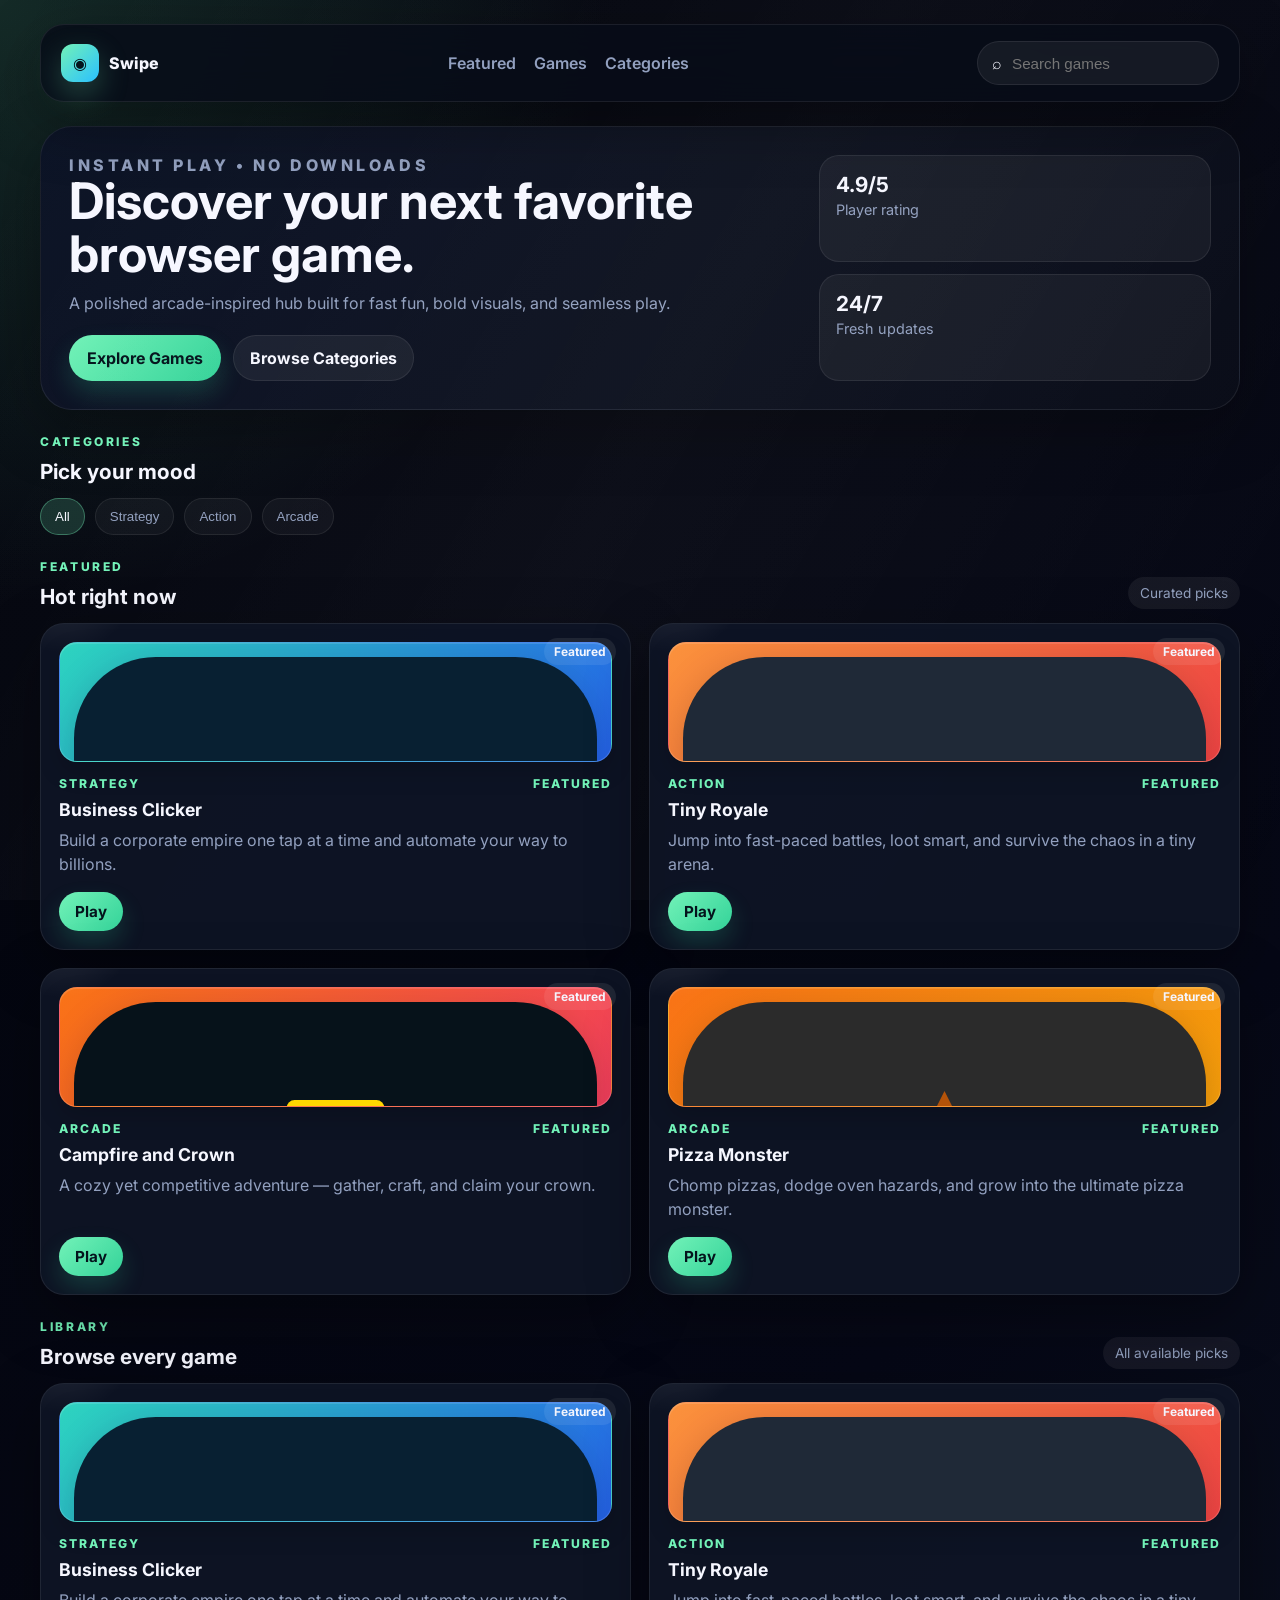
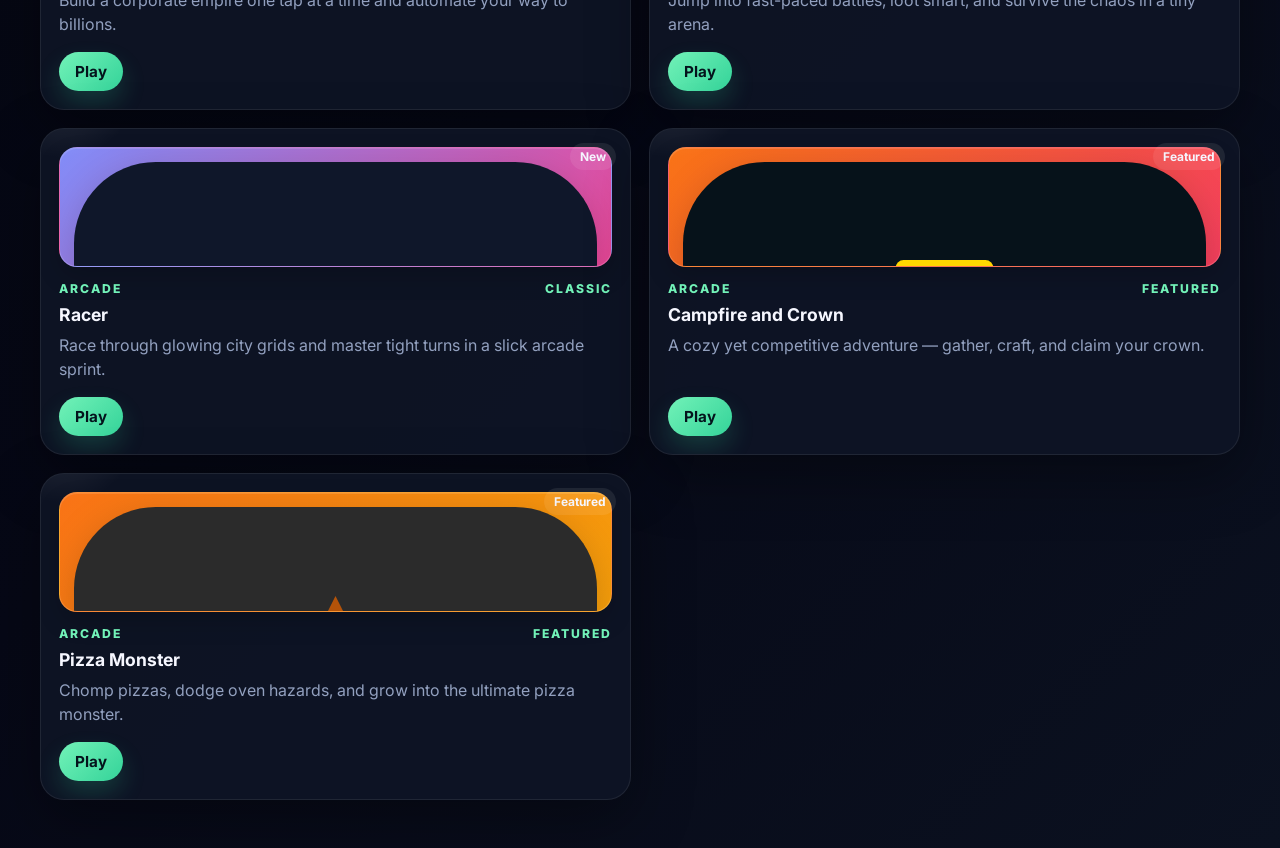
<file: index.html>
<!-- lets try again -->
<!DOCTYPE html>
<html lang="en">
  <head>
    <meta charset="UTF-8" />
    <meta name="viewport" content="width=device-width, initial-scale=1.0" />
    <title>Swipe | Browser Game Hub</title>
    <link rel="preconnect" href="https://fonts.googleapis.com" />
    <link rel="preconnect" href="https://fonts.gstatic.com" crossorigin />
    <link
      href="https://fonts.googleapis.com/css2?family=Inter:wght@400;500;600;700;800&display=swap"
      rel="stylesheet"
    />
    <link rel="stylesheet" href="style.css" />
  </head>
  <body>
    <div id="loading-screen" class="loading-screen" aria-hidden="true">
      <div class="spinner"></div>
    </div>

    <div class="site-shell">
      <header class="topbar">
        <a class="brand" href="index.html">
          <span class="brand-mark">◉</span>
          <span>Swipe</span>
        </a>

        <nav class="nav-links" aria-label="Primary Navigation">
          <a href="#featured">Featured</a>
          <a href="#games">Games</a>
          <a href="#categories">Categories</a>
        </nav>

        <div class="nav-actions">
          <label class="searchbar" for="search-input">
            <span>⌕</span>
            <input id="search-input" type="search" placeholder="Search games" />
          </label>
        </div>
      </header>

      <main class="main-content">
        <section class="hero">
          <div class="hero-copy">
            <p class="eyebrow">Instant play • No downloads</p>
            <h1>Discover your next favorite browser game.</h1>
            <p>
              A polished arcade-inspired hub built for fast fun, bold visuals, and seamless play.
            </p>
            <div class="hero-actions">
              <a class="primary-btn" href="#featured">Explore Games</a>
              <a class="secondary-btn" href="#categories">Browse Categories</a>
            </div>
          </div>

          <div class="hero-panel">
            <div class="stat-card">
              <strong>4.9/5</strong>
              <span>Player rating</span>
            </div>
            <div class="stat-card">
              <strong>24/7</strong>
              <span>Fresh updates</span>
            </div>
          </div>
        </section>

        <section id="categories" class="section-block">
          <div class="section-heading">
            <div>
              <p class="eyebrow">Categories</p>
              <h2>Pick your mood</h2>
            </div>
          </div>
          <div id="category-filters" class="category-filters"></div>
        </section>

        <section id="featured" class="section-block">
          <div class="section-heading">
            <div>
              <p class="eyebrow">Featured</p>
              <h2>Hot right now</h2>
            </div>
            <span class="section-tag">Curated picks</span>
          </div>
          <div id="featured-games" class="card-grid"></div>
        </section>

        <section id="games" class="section-block">
          <div class="section-heading">
            <div>
              <p class="eyebrow">Library</p>
              <h2>Browse every game</h2>
            </div>
            <span class="section-tag">All available picks</span>
          </div>
          <div id="all-games" class="card-grid"></div>
        </section>
      </main>
    </div>

    <script src="script.js"></script>
  </body>
</html>
</file>
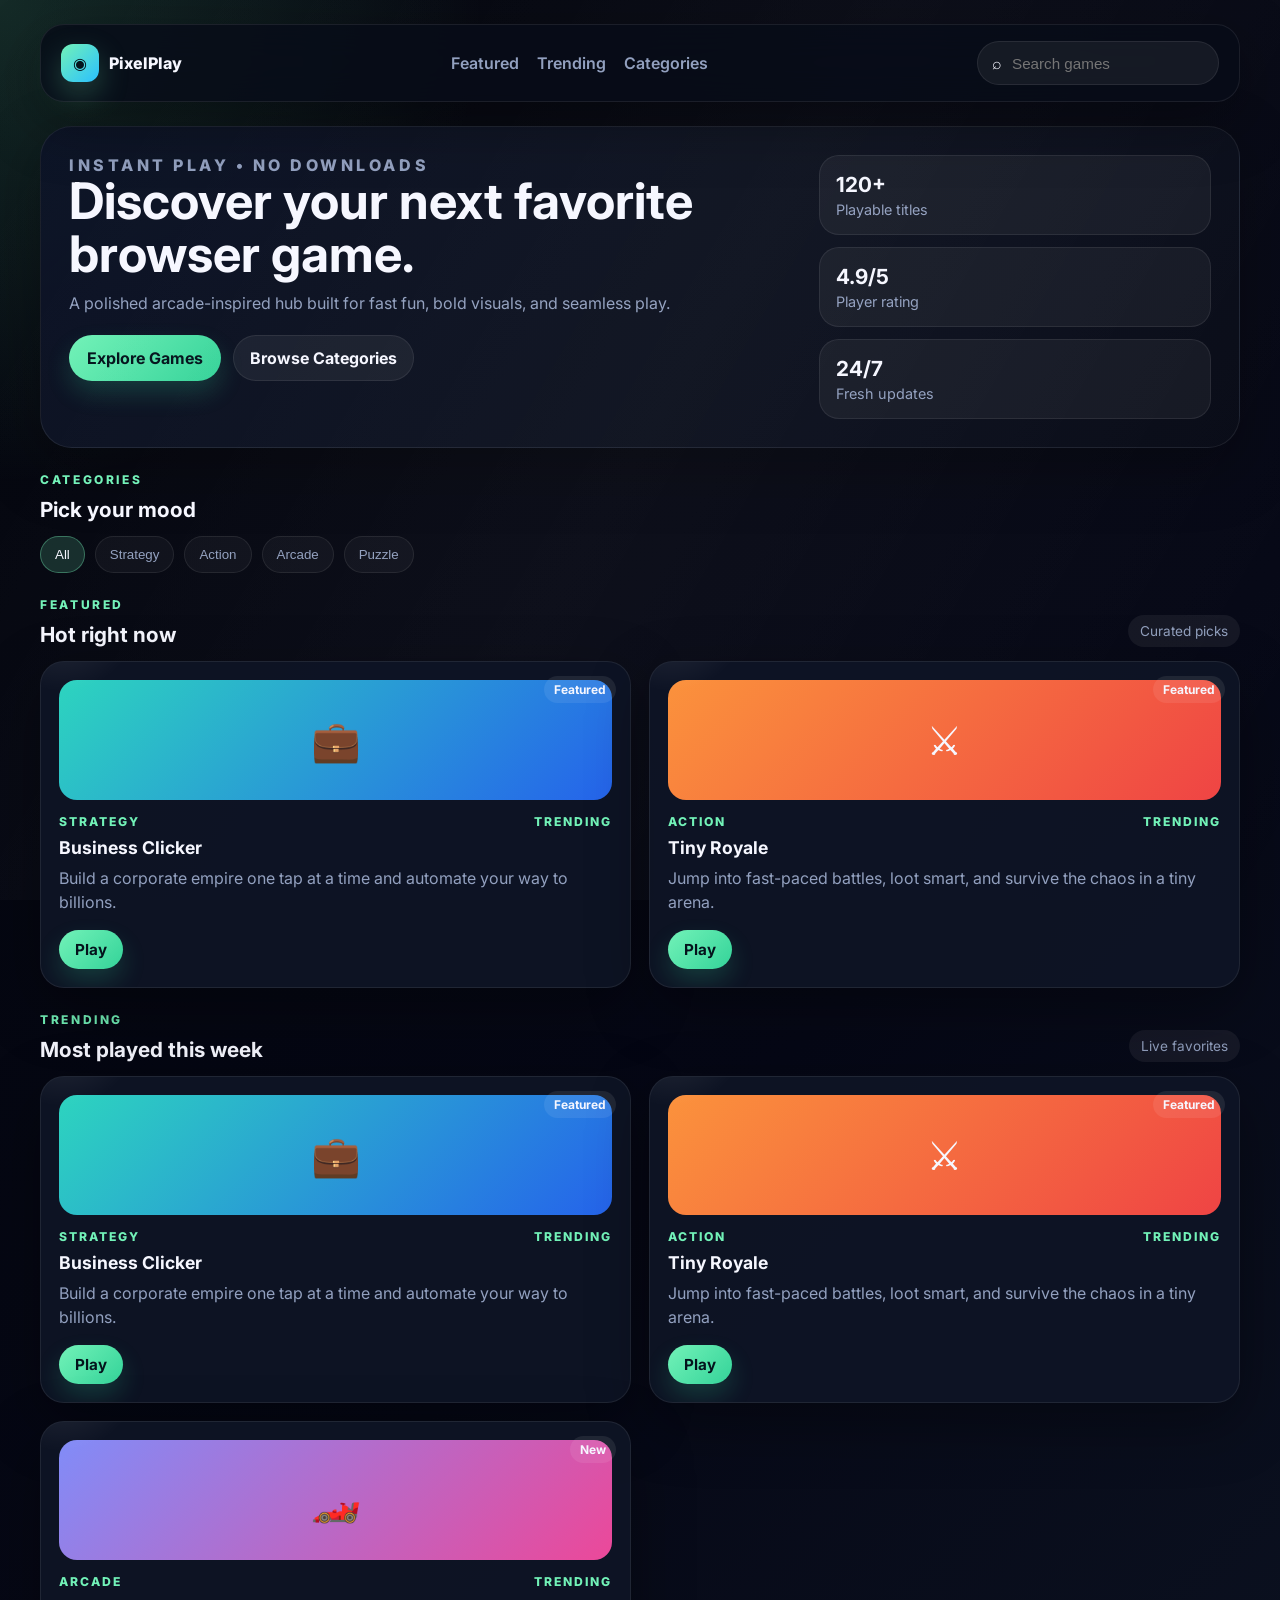
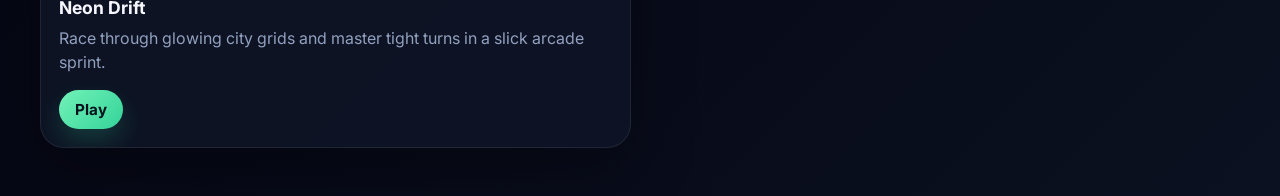
<file: GameHub/index.html>
<!DOCTYPE html>
<html lang="en">
  <head>
    <meta charset="UTF-8" />
    <meta name="viewport" content="width=device-width, initial-scale=1.0" />
    <title>PixelPlay | Browser Game Hub</title>
    <link rel="preconnect" href="https://fonts.googleapis.com" />
    <link rel="preconnect" href="https://fonts.gstatic.com" crossorigin />
    <link
      href="https://fonts.googleapis.com/css2?family=Inter:wght@400;500;600;700;800&display=swap"
      rel="stylesheet"
    />
    <link rel="stylesheet" href="style.css" />
  </head>
  <body>
    <div id="loading-screen" class="loading-screen" aria-hidden="true">
      <div class="spinner"></div>
    </div>

    <div class="site-shell">
      <header class="topbar">
        <a class="brand" href="index.html">
          <span class="brand-mark">◉</span>
          <span>PixelPlay</span>
        </a>

        <nav class="nav-links" aria-label="Primary Navigation">
          <a href="#featured">Featured</a>
          <a href="#trending">Trending</a>
          <a href="#categories">Categories</a>
        </nav>

        <div class="nav-actions">
          <label class="searchbar" for="search-input">
            <span>⌕</span>
            <input id="search-input" type="search" placeholder="Search games" />
          </label>
        </div>
      </header>

      <main class="main-content">
        <section class="hero">
          <div class="hero-copy">
            <p class="eyebrow">Instant play • No downloads</p>
            <h1>Discover your next favorite browser game.</h1>
            <p>
              A polished arcade-inspired hub built for fast fun, bold visuals, and seamless play.
            </p>
            <div class="hero-actions">
              <a class="primary-btn" href="#featured">Explore Games</a>
              <a class="secondary-btn" href="#categories">Browse Categories</a>
            </div>
          </div>

          <div class="hero-panel">
            <div class="stat-card">
              <strong>120+</strong>
              <span>Playable titles</span>
            </div>
            <div class="stat-card">
              <strong>4.9/5</strong>
              <span>Player rating</span>
            </div>
            <div class="stat-card">
              <strong>24/7</strong>
              <span>Fresh updates</span>
            </div>
          </div>
        </section>

        <section id="categories" class="section-block">
          <div class="section-heading">
            <div>
              <p class="eyebrow">Categories</p>
              <h2>Pick your mood</h2>
            </div>
          </div>
          <div id="category-filters" class="category-filters"></div>
        </section>

        <section id="featured" class="section-block">
          <div class="section-heading">
            <div>
              <p class="eyebrow">Featured</p>
              <h2>Hot right now</h2>
            </div>
            <span class="section-tag">Curated picks</span>
          </div>
          <div id="featured-games" class="card-grid"></div>
        </section>

        <section id="trending" class="section-block">
          <div class="section-heading">
            <div>
              <p class="eyebrow">Trending</p>
              <h2>Most played this week</h2>
            </div>
            <span class="section-tag">Live favorites</span>
          </div>
          <div id="trending-games" class="card-grid"></div>
        </section>
      </main>
    </div>

    <script src="script.js"></script>
  </body>
</html>
</file>
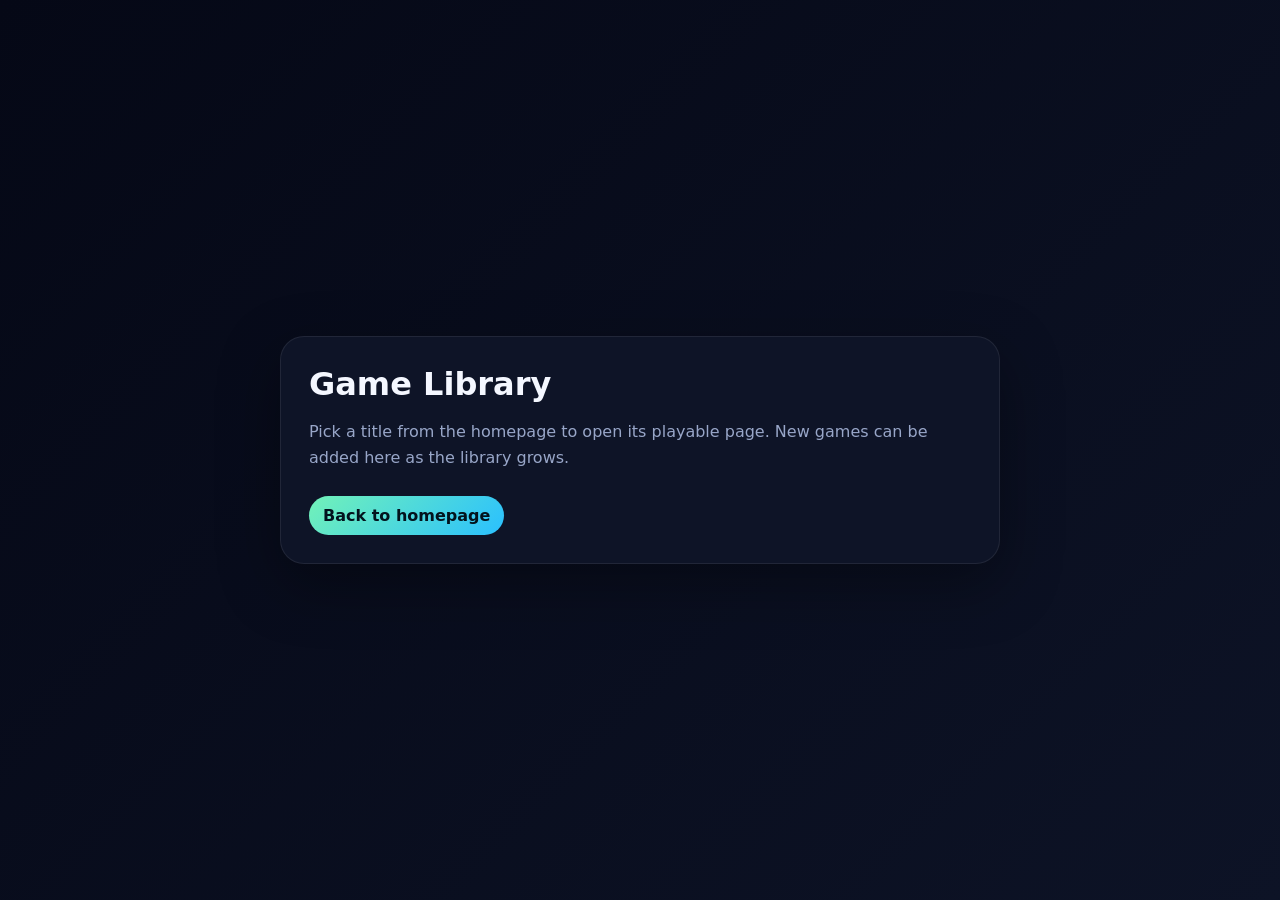
<file: GameHub/games/index.html>
<!DOCTYPE html>
<html lang="en">
  <head>
    <meta charset="UTF-8" />
    <meta name="viewport" content="width=device-width, initial-scale=1.0" />
    <title>Games | PixelPlay</title>
    <style>
      :root { color-scheme: dark; --bg:#050816; --panel:#0e1427; --text:#f4f7ff; --muted:#98a6c8; --accent:#72f2b8; }
      * { box-sizing: border-box; }
      body { margin:0; font-family:Inter, system-ui, sans-serif; background:linear-gradient(135deg,#050816,#0d1326); color:var(--text); min-height:100vh; display:grid; place-items:center; padding:24px; }
      .card { width:min(720px,100%); padding:28px; border-radius:24px; background:var(--panel); border:1px solid rgba(255,255,255,0.08); box-shadow:0 20px 60px rgba(0,0,0,0.35); }
      h1 { margin:0 0 10px; font-size:2rem; }
      p { color:var(--muted); line-height:1.6; }
      a { display:inline-flex; margin-top:10px; padding:10px 14px; border-radius:999px; background:linear-gradient(135deg,var(--accent),#2ac0ff); color:#03131d; text-decoration:none; font-weight:700; }
    </style>
  </head>
  <body>
    <div class="card">
      <h1>Game Library</h1>
      <p>Pick a title from the homepage to open its playable page. New games can be added here as the library grows.</p>
      <a href="../index.html">Back to homepage</a>
    </div>
  </body>
</html>
</file>
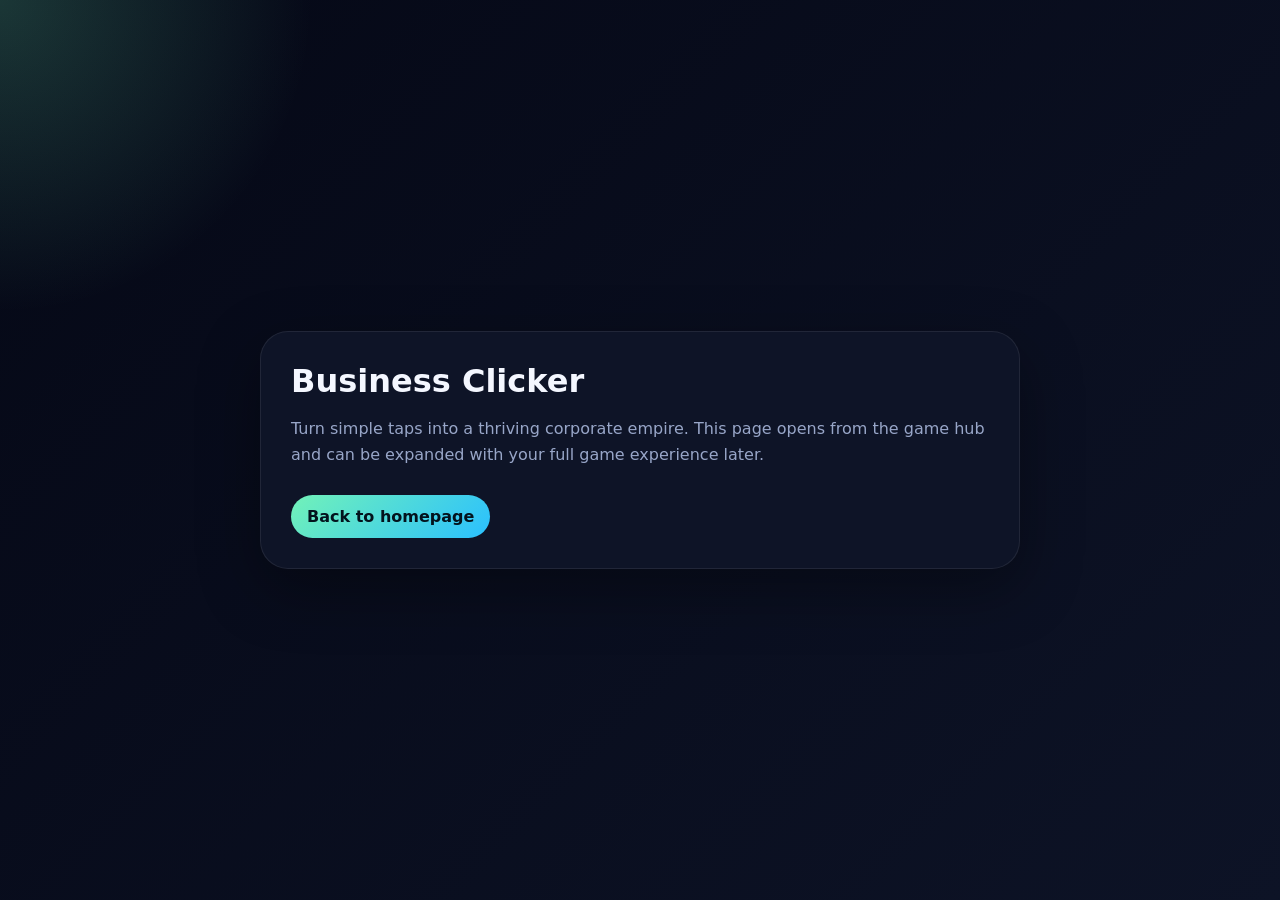
<file: GameHub/games/businessclicker/index.html>
<!DOCTYPE html>
<html lang="en">
  <head>
    <meta charset="UTF-8" />
    <meta name="viewport" content="width=device-width, initial-scale=1.0" />
    <title>Business Clicker | PixelPlay</title>
    <style>
      :root { color-scheme: dark; --bg:#050816; --panel:#0e1427; --text:#f4f7ff; --muted:#98a6c8; --accent:#72f2b8; }
      * { box-sizing: border-box; }
      body { margin:0; font-family:Inter, system-ui, sans-serif; background:radial-gradient(circle at top left, rgba(114,242,184,0.2), transparent 20%), linear-gradient(135deg,#050816,#0d1326); color:var(--text); min-height:100vh; display:grid; place-items:center; padding:24px; }
      .card { width:min(760px,100%); padding:30px; border-radius:28px; background:var(--panel); border:1px solid rgba(255,255,255,0.08); box-shadow:0 20px 60px rgba(0,0,0,0.35); }
      h1 { margin:0 0 10px; font-size:2rem; }
      p { color:var(--muted); line-height:1.6; }
      a { display:inline-flex; margin-top:12px; padding:12px 16px; border-radius:999px; background:linear-gradient(135deg,var(--accent),#2ac0ff); color:#03131d; text-decoration:none; font-weight:700; }
    </style>
  </head>
  <body>
    <div class="card">
      <h1>Business Clicker</h1>
      <p>Turn simple taps into a thriving corporate empire. This page opens from the game hub and can be expanded with your full game experience later.</p>
      <a href="../../index.html">Back to homepage</a>
    </div>
  </body>
</html>
</file>
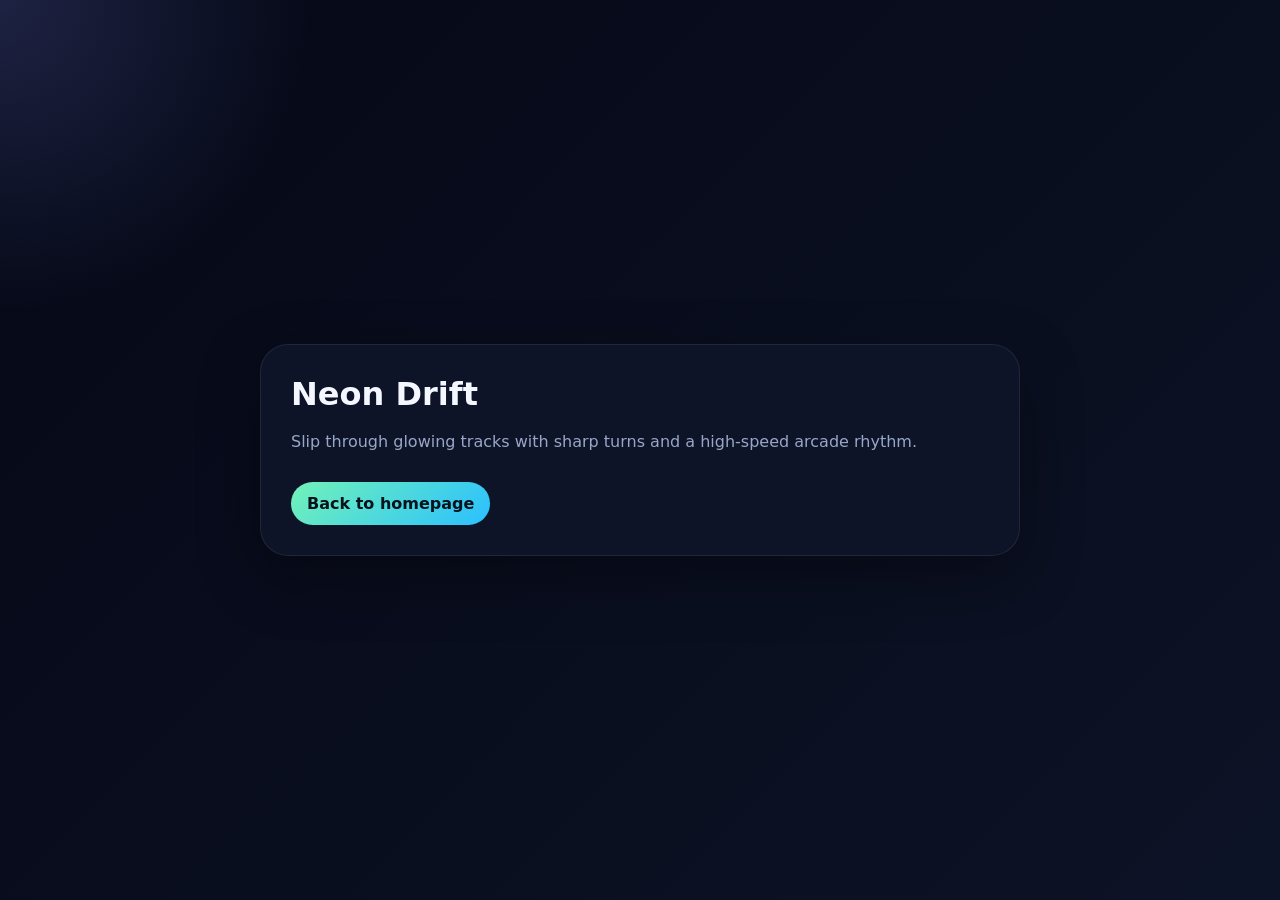
<file: GameHub/games/neon-drift/index.html>
<!DOCTYPE html>
<html lang="en">
  <head>
    <meta charset="UTF-8" />
    <meta name="viewport" content="width=device-width, initial-scale=1.0" />
    <title>Neon Drift | PixelPlay</title>
    <style>
      :root { color-scheme: dark; --bg:#050816; --panel:#0e1427; --text:#f4f7ff; --muted:#98a6c8; --accent:#72f2b8; }
      * { box-sizing: border-box; }
      body { margin:0; font-family:Inter, system-ui, sans-serif; background:radial-gradient(circle at top left, rgba(129,140,248,0.2), transparent 20%), linear-gradient(135deg,#050816,#0d1326); color:var(--text); min-height:100vh; display:grid; place-items:center; padding:24px; }
      .card { width:min(760px,100%); padding:30px; border-radius:28px; background:var(--panel); border:1px solid rgba(255,255,255,0.08); box-shadow:0 20px 60px rgba(0,0,0,0.35); }
      h1 { margin:0 0 10px; font-size:2rem; }
      p { color:var(--muted); line-height:1.6; }
      a { display:inline-flex; margin-top:12px; padding:12px 16px; border-radius:999px; background:linear-gradient(135deg,var(--accent),#2ac0ff); color:#03131d; text-decoration:none; font-weight:700; }
    </style>
  </head>
  <body>
    <div class="card">
      <h1>Neon Drift</h1>
      <p>Slip through glowing tracks with sharp turns and a high-speed arcade rhythm.</p>
      <a href="../../index.html">Back to homepage</a>
    </div>
  </body>
</html>
</file>
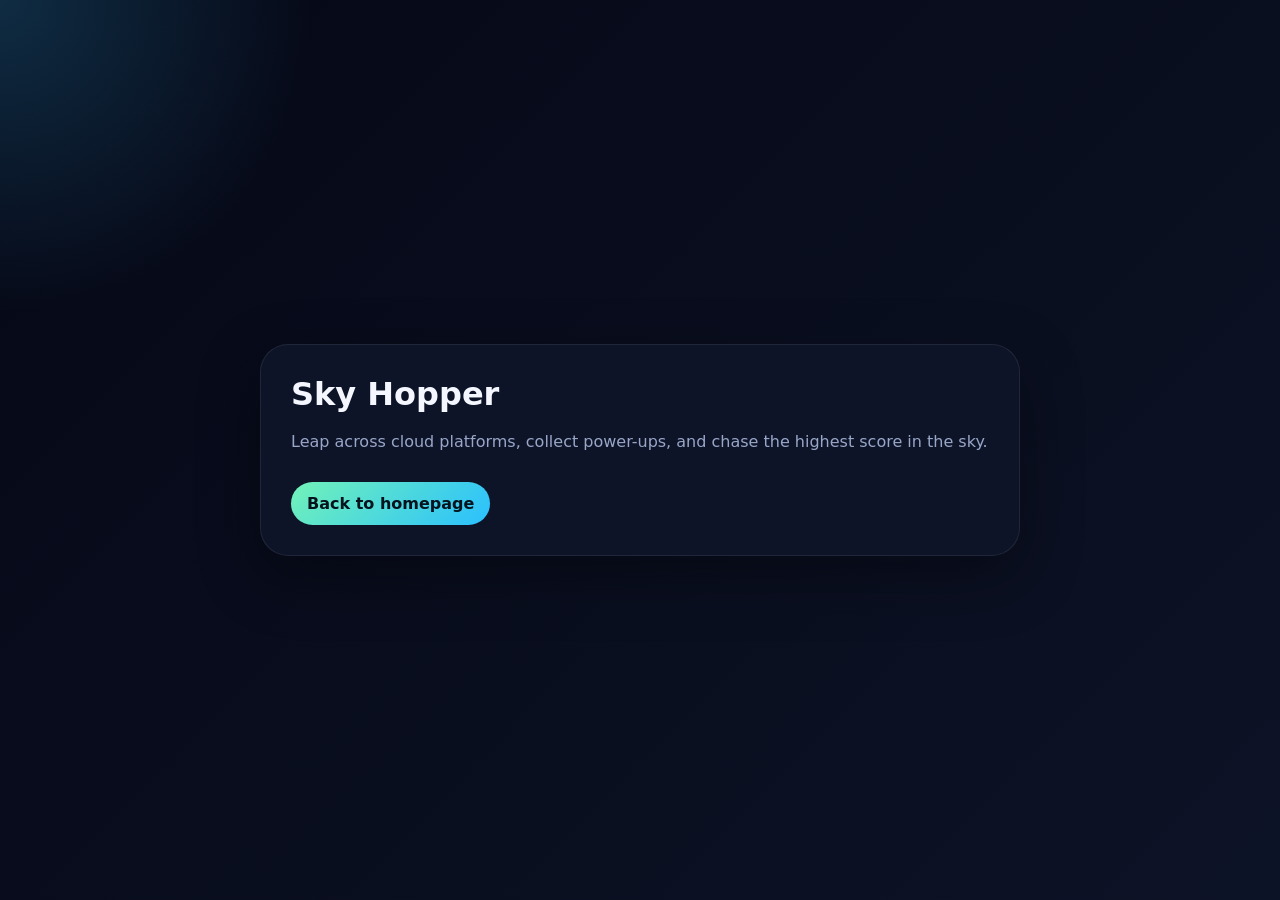
<file: GameHub/games/sky-hopper/index.html>
<!DOCTYPE html>
<html lang="en">
  <head>
    <meta charset="UTF-8" />
    <meta name="viewport" content="width=device-width, initial-scale=1.0" />
    <title>Sky Hopper | PixelPlay</title>
    <style>
      :root { color-scheme: dark; --bg:#050816; --panel:#0e1427; --text:#f4f7ff; --muted:#98a6c8; --accent:#72f2b8; }
      * { box-sizing: border-box; }
      body { margin:0; font-family:Inter, system-ui, sans-serif; background:radial-gradient(circle at top left, rgba(56,189,248,0.2), transparent 20%), linear-gradient(135deg,#050816,#0d1326); color:var(--text); min-height:100vh; display:grid; place-items:center; padding:24px; }
      .card { width:min(760px,100%); padding:30px; border-radius:28px; background:var(--panel); border:1px solid rgba(255,255,255,0.08); box-shadow:0 20px 60px rgba(0,0,0,0.35); }
      h1 { margin:0 0 10px; font-size:2rem; }
      p { color:var(--muted); line-height:1.6; }
      a { display:inline-flex; margin-top:12px; padding:12px 16px; border-radius:999px; background:linear-gradient(135deg,var(--accent),#2ac0ff); color:#03131d; text-decoration:none; font-weight:700; }
    </style>
  </head>
  <body>
    <div class="card">
      <h1>Sky Hopper</h1>
      <p>Leap across cloud platforms, collect power-ups, and chase the highest score in the sky.</p>
      <a href="../../index.html">Back to homepage</a>
    </div>
  </body>
</html>
</file>
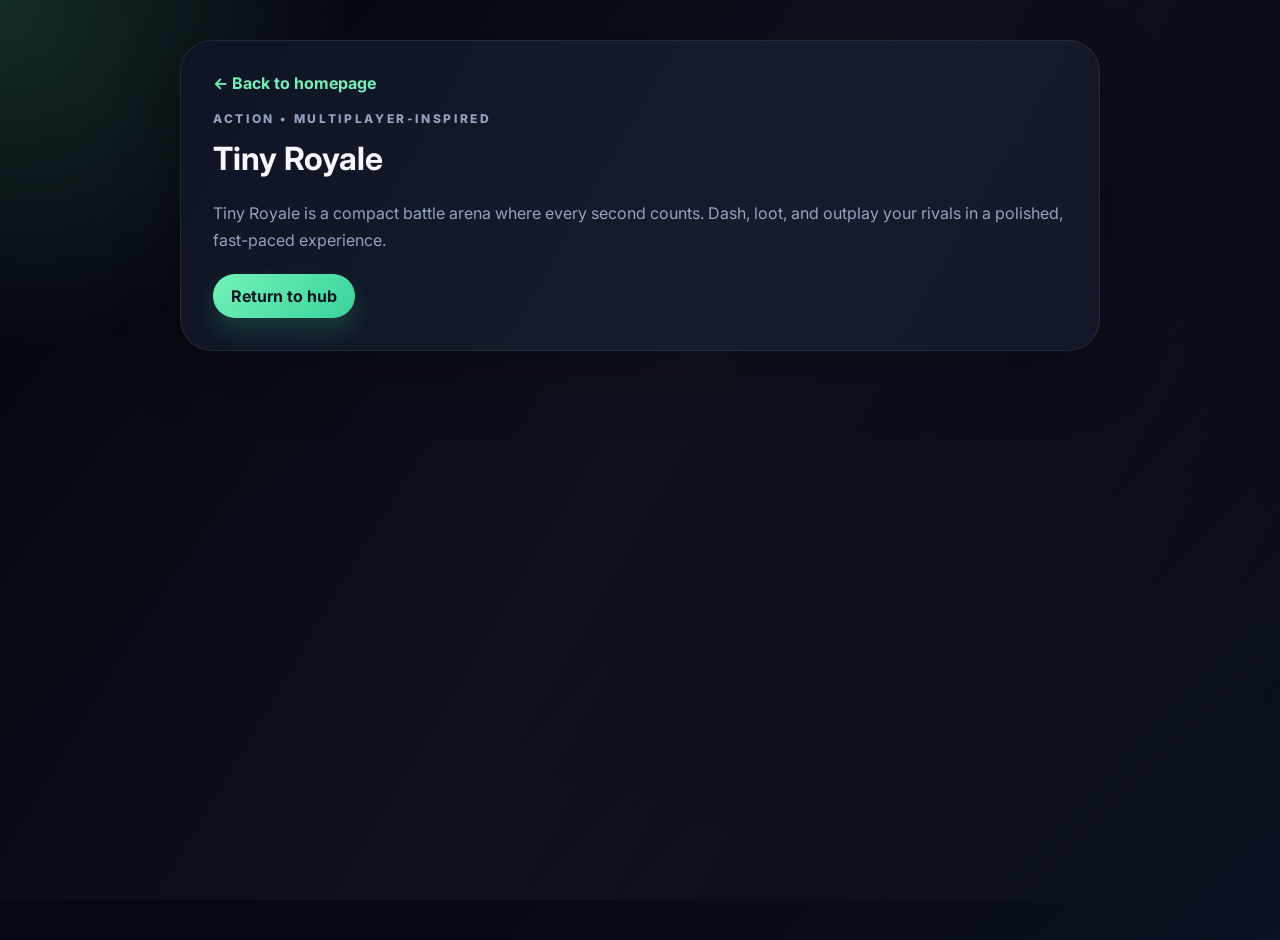
<file: GameHub/Games/tinyroyale/index.html>
<!DOCTYPE html>
<html lang="en">
  <head>
    <meta charset="UTF-8" />
    <meta name="viewport" content="width=device-width, initial-scale=1.0" />
    <title>Tiny Royale | PixelPlay</title>
    <link rel="preconnect" href="https://fonts.googleapis.com" />
    <link rel="preconnect" href="https://fonts.gstatic.com" crossorigin />
    <link
      href="https://fonts.googleapis.com/css2?family=Inter:wght@400;500;600;700;800&display=swap"
      rel="stylesheet"
    />
    <link rel="stylesheet" href="../../style.css" />
  </head>
  <body>
    <main class="game-page">
      <a class="back-link" href="../../index.html">← Back to homepage</a>
      <p class="eyebrow">Action • Multiplayer-inspired</p>
      <h1>Tiny Royale</h1>
      <p>
        Tiny Royale is a compact battle arena where every second counts. Dash, loot, and outplay your rivals in a polished, fast-paced experience.
      </p>
      <div class="hero-actions" style="margin-top: 20px;">
        <a class="primary-btn" href="../../index.html">Return to hub</a>
      </div>
    </main>
  </body>
</html>
</file>
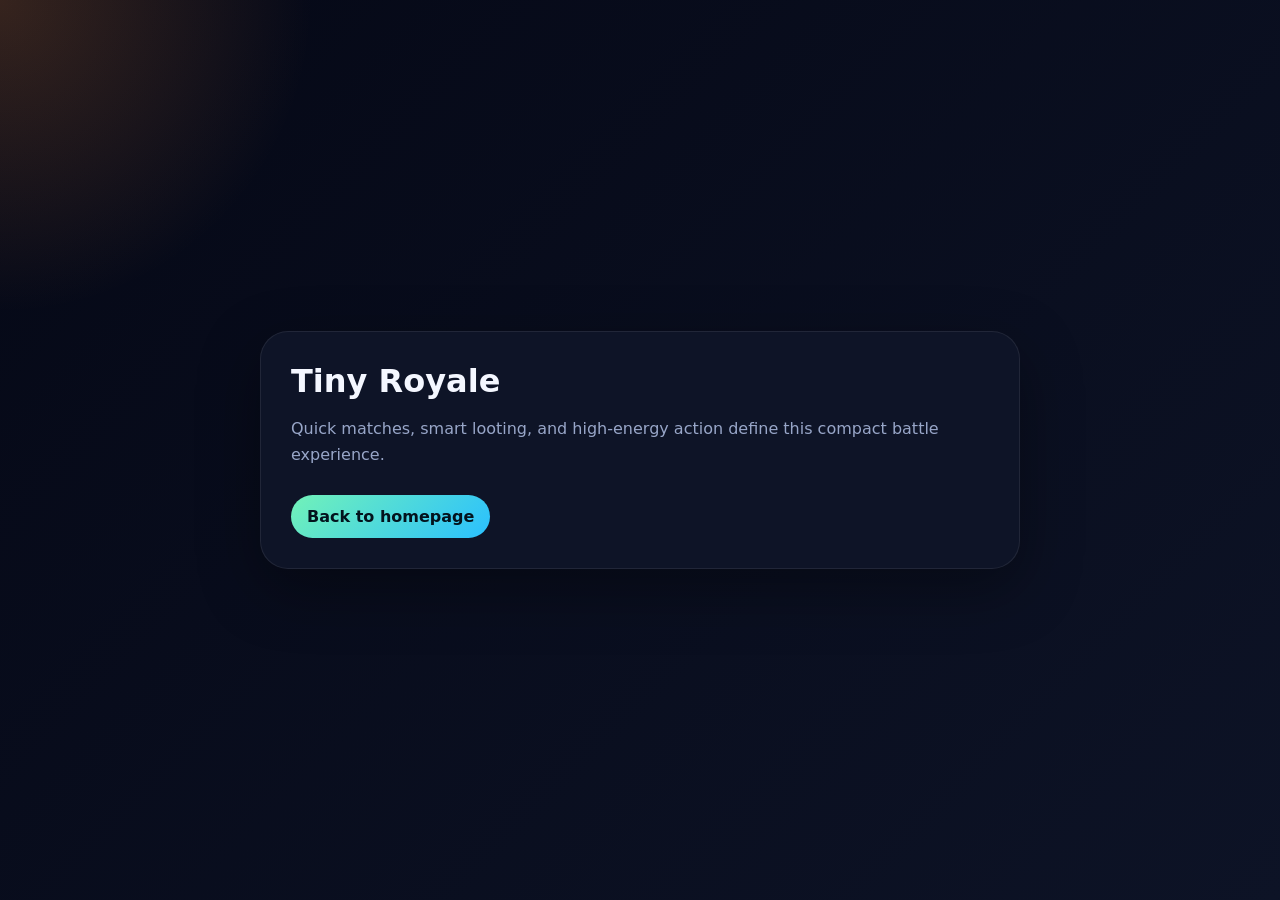
<file: GameHub/games/tinyroyale/index.html>
<!DOCTYPE html>
<html lang="en">
  <head>
    <meta charset="UTF-8" />
    <meta name="viewport" content="width=device-width, initial-scale=1.0" />
    <title>Tiny Royale | PixelPlay</title>
    <style>
      :root { color-scheme: dark; --bg:#050816; --panel:#0e1427; --text:#f4f7ff; --muted:#98a6c8; --accent:#72f2b8; }
      * { box-sizing: border-box; }
      body { margin:0; font-family:Inter, system-ui, sans-serif; background:radial-gradient(circle at top left, rgba(251,146,60,0.2), transparent 20%), linear-gradient(135deg,#050816,#0d1326); color:var(--text); min-height:100vh; display:grid; place-items:center; padding:24px; }
      .card { width:min(760px,100%); padding:30px; border-radius:28px; background:var(--panel); border:1px solid rgba(255,255,255,0.08); box-shadow:0 20px 60px rgba(0,0,0,0.35); }
      h1 { margin:0 0 10px; font-size:2rem; }
      p { color:var(--muted); line-height:1.6; }
      a { display:inline-flex; margin-top:12px; padding:12px 16px; border-radius:999px; background:linear-gradient(135deg,var(--accent),#2ac0ff); color:#03131d; text-decoration:none; font-weight:700; }
    </style>
  </head>
  <body>
    <div class="card">
      <h1>Tiny Royale</h1>
      <p>Quick matches, smart looting, and high-energy action define this compact battle experience.</p>
      <a href="../../index.html">Back to homepage</a>
    </div>
  </body>
</html>
</file>
<file: style.css>
:root {
  color-scheme: dark;
  --bg: #060816;
  --bg-soft: #0f1427;
  --panel: rgba(8, 12, 24, 0.84);
  --panel-strong: rgba(14, 20, 37, 0.96);
  --text: #f6f7ff;
  --muted: #92a0bf;
  --accent: #72f2b8;
  --accent-strong: #34d399;
  --danger: #ff7a90;
  --border: rgba(255, 255, 255, 0.08);
  --shadow: 0 20px 60px rgba(0, 0, 0, 0.35);
}

* {
  box-sizing: border-box;
}

html {
  scroll-behavior: smooth;
}

body {
  margin: 0;
  font-family: "Inter", system-ui, -apple-system, BlinkMacSystemFont, "Segoe UI", sans-serif;
  background:
    radial-gradient(circle at top left, rgba(114, 242, 184, 0.16), transparent 22%),
    linear-gradient(135deg, #03050c 0%, var(--bg) 60%, #0b1120 100%);
  color: var(--text);
  min-height: 100vh;
}

body::before {
  content: "";
  position: fixed;
  inset: 0;
  pointer-events: none;
  background: linear-gradient(120deg, transparent, rgba(255, 255, 255, 0.04), transparent);
  animation: shimmer 10s linear infinite;
}

.loading-screen {
  position: fixed;
  inset: 0;
  display: grid;
  place-items: center;
  background: rgba(3, 5, 12, 0.95);
  z-index: 20;
  transition: opacity 0.4s ease, visibility 0.4s ease;
}

.loading-screen.hidden {
  opacity: 0;
  visibility: hidden;
}

.spinner {
  width: 58px;
  height: 58px;
  border-radius: 50%;
  border: 4px solid rgba(255, 255, 255, 0.12);
  border-top-color: var(--accent);
  animation: spin 0.8s linear infinite;
}

.site-shell {
  width: min(1200px, calc(100% - 32px));
  margin: 0 auto;
  padding: 24px 0 48px;
}

.topbar {
  display: flex;
  align-items: center;
  justify-content: space-between;
  gap: 16px;
  padding: 16px 20px;
  background: var(--panel);
  border: 1px solid var(--border);
  border-radius: 24px;
  backdrop-filter: blur(18px);
  box-shadow: var(--shadow);
  position: sticky;
  top: 16px;
  z-index: 10;
}

.brand {
  display: inline-flex;
  align-items: center;
  gap: 10px;
  font-weight: 800;
  font-size: 1rem;
  text-decoration: none;
  color: var(--text);
}

.brand-mark {
  display: grid;
  place-items: center;
  width: 38px;
  height: 38px;
  border-radius: 12px;
  background: linear-gradient(135deg, var(--accent), #2ac0ff);
  color: #04131c;
  box-shadow: 0 12px 30px rgba(114, 242, 184, 0.25);
}

.nav-links {
  display: flex;
  gap: 18px;
}

.nav-links a {
  color: var(--muted);
  text-decoration: none;
  font-weight: 600;
  transition: color 0.2s ease;
}

.nav-links a:hover {
  color: var(--text);
}

.nav-actions {
  display: flex;
  align-items: center;
}

.searchbar {
  display: flex;
  align-items: center;
  gap: 8px;
  padding: 11px 14px;
  border-radius: 999px;
  background: rgba(255, 255, 255, 0.06);
  border: 1px solid rgba(255, 255, 255, 0.08);
  min-width: min(280px, 100%);
}

.searchbar input {
  background: transparent;
  border: 0;
  outline: none;
  color: var(--text);
  width: 100%;
  font-size: 0.95rem;
}

.main-content {
  padding-top: 24px;
}

.hero {
  display: grid;
  grid-template-columns: 1.3fr 0.7fr;
  gap: 22px;
  padding: 28px;
  border-radius: 32px;
  background: linear-gradient(135deg, rgba(13, 20, 39, 0.96), rgba(8, 11, 22, 0.94));
  border: 1px solid var(--border);
  box-shadow: var(--shadow);
  overflow: hidden;
}

.hero-copy h1 {
  font-size: clamp(2rem, 4vw, 3.15rem);
  margin: 0 0 12px;
  line-height: 1.05;
}

.hero-copy p {
  color: var(--muted);
  margin: 0;
  font-size: 1rem;
  max-width: 640px;
}

.eyebrow {
  margin: 0 0 10px;
  text-transform: uppercase;
  letter-spacing: 0.22em;
  font-size: 0.75rem;
  font-weight: 800;
  color: var(--accent);
}

.hero-actions {
  display: flex;
  flex-wrap: wrap;
  gap: 12px;
  margin-top: 22px;
}

.primary-btn,
.secondary-btn,
.play-btn {
  display: inline-flex;
  align-items: center;
  justify-content: center;
  text-decoration: none;
  border-radius: 999px;
  font-weight: 700;
  transition: transform 0.2s ease, box-shadow 0.2s ease, background 0.2s ease;
}

.primary-btn,
.play-btn {
  background: linear-gradient(135deg, var(--accent), var(--accent-strong));
  color: #04131c;
  box-shadow: 0 12px 24px rgba(52, 211, 153, 0.2);
}

.primary-btn:hover,
.play-btn:hover {
  transform: translateY(-2px);
  box-shadow: 0 16px 32px rgba(52, 211, 153, 0.28);
}

.secondary-btn {
  padding: 12px 16px;
  background: rgba(255, 255, 255, 0.06);
  color: var(--text);
  border: 1px solid rgba(255, 255, 255, 0.08);
}

.secondary-btn:hover {
  transform: translateY(-2px);
  background: rgba(255, 255, 255, 0.1);
}

.primary-btn {
  padding: 12px 18px;
}

.hero-panel {
  display: grid;
  gap: 12px;
}

.stat-card {
  padding: 16px;
  border-radius: 20px;
  background: rgba(255, 255, 255, 0.05);
  border: 1px solid rgba(255, 255, 255, 0.08);
  display: flex;
  flex-direction: column;
  gap: 4px;
}

.stat-card strong {
  font-size: 1.3rem;
}

.stat-card span {
  color: var(--muted);
  font-size: 0.9rem;
}

.section-block {
  margin-top: 24px;
}

.section-heading {
  display: flex;
  justify-content: space-between;
  align-items: end;
  margin-bottom: 14px;
}

.section-heading h2 {
  margin: 0;
  font-size: 1.3rem;
}

.section-tag {
  padding: 8px 12px;
  border-radius: 999px;
  background: rgba(255, 255, 255, 0.06);
  color: var(--muted);
  font-size: 0.85rem;
}

.category-filters {
  display: flex;
  flex-wrap: wrap;
  gap: 10px;
}

.filter-chip {
  padding: 10px 14px;
  border-radius: 999px;
  border: 1px solid rgba(255, 255, 255, 0.08);
  background: rgba(255, 255, 255, 0.04);
  color: var(--muted);
  cursor: pointer;
  transition: all 0.2s ease;
}

.filter-chip.active {
  color: var(--text);
  background: rgba(114, 242, 184, 0.16);
  border-color: rgba(114, 242, 184, 0.36);
}

.card-grid {
  display: grid;
  grid-template-columns: repeat(2, minmax(0, 1fr));
  gap: 18px;
}

.game-card {
  position: relative;
  padding: 18px;
  border-radius: 24px;
  border: 1px solid var(--border);
  background: var(--panel-strong);
  box-shadow: var(--shadow);
  display: flex;
  flex-direction: column;
  min-height: 240px;
  overflow: hidden;
  transition: transform 0.25s ease, border-color 0.25s ease, box-shadow 0.25s ease;
  animation: riseUp 0.45s cubic-bezier(0.2, 0.8, 0.2, 1) both;
}

.game-card:hover {
  transform: translateY(-6px);
  border-color: rgba(114, 242, 184, 0.3);
  box-shadow: 0 24px 44px rgba(0, 0, 0, 0.4);
}

.game-card::before {
  content: "";
  position: absolute;
  inset: -40% auto auto -10%;
  width: 160px;
  height: 160px;
  border-radius: 50%;
  background: radial-gradient(circle, rgba(255, 255, 255, 0.12), transparent 70%);
  pointer-events: none;
}

.thumb {
  width: 100%;
  height: 120px;
  border-radius: 18px;
  display: grid;
  place-items: center;
  font-size: 2.5rem;
  margin-bottom: 14px;
  color: var(--text);
  padding: 12px;
  overflow: hidden;
  border: 1px solid rgba(255, 255, 255, 0.14);
  background: rgba(255, 255, 255, 0.08);
  box-shadow: inset 0 1px 0 rgba(255, 255, 255, 0.12), 0 10px 24px rgba(0, 0, 0, 0.16);
}

.thumb img {
  width: 100%;
  height: 100%;
  max-width: 100%;
  max-height: 100%;
  object-fit: contain;
  border-radius: 14px;
  display: block;
  padding: 2px;
  background: transparent;
  filter: drop-shadow(0 8px 18px rgba(0, 0, 0, 0.16));
}

.card-meta {
  display: flex;
  align-items: center;
  justify-content: space-between;
  gap: 10px;
  margin-bottom: 8px;
}

.card-meta span {
  color: var(--accent);
  font-size: 0.76rem;
  text-transform: uppercase;
  letter-spacing: 0.16em;
  font-weight: 800;
}

.game-card h3 {
  margin: 0 0 8px;
  font-size: 1.1rem;
}

.game-card p {
  margin: 0 0 16px;
  color: var(--muted);
  line-height: 1.5;
  flex-grow: 1;
}

.play-btn {
  align-self: flex-start;
  padding: 10px 16px;
  font-size: 0.95rem;
}

.game-card .status-pill {
  position: absolute;
  top: 14px;
  right: 14px;
  padding: 6px 10px;
  border-radius: 999px;
  background: rgba(255, 255, 255, 0.08);
  color: var(--text);
  font-size: 0.75rem;
  font-weight: 700;
}

.empty-state {
  padding: 24px;
  border-radius: 24px;
  background: rgba(255, 255, 255, 0.04);
  border: 1px dashed rgba(255, 255, 255, 0.12);
  color: var(--muted);
  text-align: center;
  grid-column: 1 / -1;
}

.game-page {
  width: min(920px, calc(100% - 32px));
  margin: 40px auto;
  padding: 32px;
  border-radius: 32px;
  background: var(--panel-strong);
  border: 1px solid var(--border);
  box-shadow: var(--shadow);
}

.game-page h1 {
  margin-top: 0;
}

.game-page p {
  color: var(--muted);
  line-height: 1.7;
}

.back-link {
  display: inline-flex;
  align-items: center;
  gap: 8px;
  margin-bottom: 16px;
  color: var(--accent);
  text-decoration: none;
  font-weight: 700;
}

@keyframes spin {
  to {
    transform: rotate(360deg);
  }
}

@keyframes shimmer {
  0% {
    transform: translateX(-100%);
  }
  100% {
    transform: translateX(100%);
  }
}

@keyframes riseUp {
  from {
    opacity: 0;
    transform: translateY(12px);
  }
  to {
    opacity: 1;
    transform: translateY(0);
  }
}

@media (max-width: 860px) {
  .topbar {
    flex-wrap: wrap;
  }

  .hero {
    grid-template-columns: 1fr;
  }

  .card-grid {
    grid-template-columns: 1fr;
  }
}

@media (max-width: 620px) {
  .site-shell {
    width: min(100% - 20px, 100%);
    padding-top: 12px;
  }

  .topbar {
    padding: 14px;
    border-radius: 18px;
  }

  .nav-links {
    width: 100%;
    justify-content: space-between;
  }

  .searchbar {
    width: 100%;
    min-width: 0;
  }

  .hero {
    padding: 20px;
    border-radius: 24px;
  }

  .game-page {
    padding: 22px;
  }
}
</file>
<file: GameHub/style.css>
:root {
  color-scheme: dark;
  --bg: #060816;
  --bg-soft: #0f1427;
  --panel: rgba(8, 12, 24, 0.84);
  --panel-strong: rgba(14, 20, 37, 0.96);
  --text: #f6f7ff;
  --muted: #92a0bf;
  --accent: #72f2b8;
  --accent-strong: #34d399;
  --danger: #ff7a90;
  --border: rgba(255, 255, 255, 0.08);
  --shadow: 0 20px 60px rgba(0, 0, 0, 0.35);
}

* {
  box-sizing: border-box;
}

html {
  scroll-behavior: smooth;
}

body {
  margin: 0;
  font-family: "Inter", system-ui, -apple-system, BlinkMacSystemFont, "Segoe UI", sans-serif;
  background:
    radial-gradient(circle at top left, rgba(114, 242, 184, 0.16), transparent 22%),
    linear-gradient(135deg, #03050c 0%, var(--bg) 60%, #0b1120 100%);
  color: var(--text);
  min-height: 100vh;
}

body::before {
  content: "";
  position: fixed;
  inset: 0;
  pointer-events: none;
  background: linear-gradient(120deg, transparent, rgba(255, 255, 255, 0.04), transparent);
  animation: shimmer 10s linear infinite;
}

.loading-screen {
  position: fixed;
  inset: 0;
  display: grid;
  place-items: center;
  background: rgba(3, 5, 12, 0.95);
  z-index: 20;
  transition: opacity 0.4s ease, visibility 0.4s ease;
}

.loading-screen.hidden {
  opacity: 0;
  visibility: hidden;
}

.spinner {
  width: 58px;
  height: 58px;
  border-radius: 50%;
  border: 4px solid rgba(255, 255, 255, 0.12);
  border-top-color: var(--accent);
  animation: spin 0.8s linear infinite;
}

.site-shell {
  width: min(1200px, calc(100% - 32px));
  margin: 0 auto;
  padding: 24px 0 48px;
}

.topbar {
  display: flex;
  align-items: center;
  justify-content: space-between;
  gap: 16px;
  padding: 16px 20px;
  background: var(--panel);
  border: 1px solid var(--border);
  border-radius: 24px;
  backdrop-filter: blur(18px);
  box-shadow: var(--shadow);
  position: sticky;
  top: 16px;
  z-index: 10;
}

.brand {
  display: inline-flex;
  align-items: center;
  gap: 10px;
  font-weight: 800;
  font-size: 1rem;
  text-decoration: none;
  color: var(--text);
}

.brand-mark {
  display: grid;
  place-items: center;
  width: 38px;
  height: 38px;
  border-radius: 12px;
  background: linear-gradient(135deg, var(--accent), #2ac0ff);
  color: #04131c;
  box-shadow: 0 12px 30px rgba(114, 242, 184, 0.25);
}

.nav-links {
  display: flex;
  gap: 18px;
}

.nav-links a {
  color: var(--muted);
  text-decoration: none;
  font-weight: 600;
  transition: color 0.2s ease;
}

.nav-links a:hover {
  color: var(--text);
}

.nav-actions {
  display: flex;
  align-items: center;
}

.searchbar {
  display: flex;
  align-items: center;
  gap: 8px;
  padding: 11px 14px;
  border-radius: 999px;
  background: rgba(255, 255, 255, 0.06);
  border: 1px solid rgba(255, 255, 255, 0.08);
  min-width: min(280px, 100%);
}

.searchbar input {
  background: transparent;
  border: 0;
  outline: none;
  color: var(--text);
  width: 100%;
  font-size: 0.95rem;
}

.main-content {
  padding-top: 24px;
}

.hero {
  display: grid;
  grid-template-columns: 1.3fr 0.7fr;
  gap: 22px;
  padding: 28px;
  border-radius: 32px;
  background: linear-gradient(135deg, rgba(13, 20, 39, 0.96), rgba(8, 11, 22, 0.94));
  border: 1px solid var(--border);
  box-shadow: var(--shadow);
  overflow: hidden;
}

.hero-copy h1 {
  font-size: clamp(2rem, 4vw, 3.15rem);
  margin: 0 0 12px;
  line-height: 1.05;
}

.hero-copy p {
  color: var(--muted);
  margin: 0;
  font-size: 1rem;
  max-width: 640px;
}

.eyebrow {
  margin: 0 0 10px;
  text-transform: uppercase;
  letter-spacing: 0.22em;
  font-size: 0.75rem;
  font-weight: 800;
  color: var(--accent);
}

.hero-actions {
  display: flex;
  flex-wrap: wrap;
  gap: 12px;
  margin-top: 22px;
}

.primary-btn,
.secondary-btn,
.play-btn {
  display: inline-flex;
  align-items: center;
  justify-content: center;
  text-decoration: none;
  border-radius: 999px;
  font-weight: 700;
  transition: transform 0.2s ease, box-shadow 0.2s ease, background 0.2s ease;
}

.primary-btn,
.play-btn {
  background: linear-gradient(135deg, var(--accent), var(--accent-strong));
  color: #04131c;
  box-shadow: 0 12px 24px rgba(52, 211, 153, 0.2);
}

.primary-btn:hover,
.play-btn:hover {
  transform: translateY(-2px);
  box-shadow: 0 16px 32px rgba(52, 211, 153, 0.28);
}

.secondary-btn {
  padding: 12px 16px;
  background: rgba(255, 255, 255, 0.06);
  color: var(--text);
  border: 1px solid rgba(255, 255, 255, 0.08);
}

.secondary-btn:hover {
  transform: translateY(-2px);
  background: rgba(255, 255, 255, 0.1);
}

.primary-btn {
  padding: 12px 18px;
}

.hero-panel {
  display: grid;
  gap: 12px;
}

.stat-card {
  padding: 16px;
  border-radius: 20px;
  background: rgba(255, 255, 255, 0.05);
  border: 1px solid rgba(255, 255, 255, 0.08);
  display: flex;
  flex-direction: column;
  gap: 4px;
}

.stat-card strong {
  font-size: 1.3rem;
}

.stat-card span {
  color: var(--muted);
  font-size: 0.9rem;
}

.section-block {
  margin-top: 24px;
}

.section-heading {
  display: flex;
  justify-content: space-between;
  align-items: end;
  margin-bottom: 14px;
}

.section-heading h2 {
  margin: 0;
  font-size: 1.3rem;
}

.section-tag {
  padding: 8px 12px;
  border-radius: 999px;
  background: rgba(255, 255, 255, 0.06);
  color: var(--muted);
  font-size: 0.85rem;
}

.category-filters {
  display: flex;
  flex-wrap: wrap;
  gap: 10px;
}

.filter-chip {
  padding: 10px 14px;
  border-radius: 999px;
  border: 1px solid rgba(255, 255, 255, 0.08);
  background: rgba(255, 255, 255, 0.04);
  color: var(--muted);
  cursor: pointer;
  transition: all 0.2s ease;
}

.filter-chip.active {
  color: var(--text);
  background: rgba(114, 242, 184, 0.16);
  border-color: rgba(114, 242, 184, 0.36);
}

.card-grid {
  display: grid;
  grid-template-columns: repeat(2, minmax(0, 1fr));
  gap: 18px;
}

.game-card {
  position: relative;
  padding: 18px;
  border-radius: 24px;
  border: 1px solid var(--border);
  background: var(--panel-strong);
  box-shadow: var(--shadow);
  display: flex;
  flex-direction: column;
  min-height: 240px;
  overflow: hidden;
  transition: transform 0.25s ease, border-color 0.25s ease, box-shadow 0.25s ease;
  animation: riseUp 0.45s cubic-bezier(0.2, 0.8, 0.2, 1) both;
}

.game-card:hover {
  transform: translateY(-6px);
  border-color: rgba(114, 242, 184, 0.3);
  box-shadow: 0 24px 44px rgba(0, 0, 0, 0.4);
}

.game-card::before {
  content: "";
  position: absolute;
  inset: -40% auto auto -10%;
  width: 160px;
  height: 160px;
  border-radius: 50%;
  background: radial-gradient(circle, rgba(255, 255, 255, 0.12), transparent 70%);
  pointer-events: none;
}

.thumb {
  width: 100%;
  height: 120px;
  border-radius: 18px;
  display: grid;
  place-items: center;
  font-size: 2.5rem;
  margin-bottom: 14px;
  color: var(--text);
}

.card-meta {
  display: flex;
  align-items: center;
  justify-content: space-between;
  gap: 10px;
  margin-bottom: 8px;
}

.card-meta span {
  color: var(--accent);
  font-size: 0.76rem;
  text-transform: uppercase;
  letter-spacing: 0.16em;
  font-weight: 800;
}

.game-card h3 {
  margin: 0 0 8px;
  font-size: 1.1rem;
}

.game-card p {
  margin: 0 0 16px;
  color: var(--muted);
  line-height: 1.5;
  flex-grow: 1;
}

.play-btn {
  align-self: flex-start;
  padding: 10px 16px;
  font-size: 0.95rem;
}

.game-card .status-pill {
  position: absolute;
  top: 14px;
  right: 14px;
  padding: 6px 10px;
  border-radius: 999px;
  background: rgba(255, 255, 255, 0.08);
  color: var(--text);
  font-size: 0.75rem;
  font-weight: 700;
}

.empty-state {
  padding: 24px;
  border-radius: 24px;
  background: rgba(255, 255, 255, 0.04);
  border: 1px dashed rgba(255, 255, 255, 0.12);
  color: var(--muted);
  text-align: center;
  grid-column: 1 / -1;
}

.game-page {
  width: min(920px, calc(100% - 32px));
  margin: 40px auto;
  padding: 32px;
  border-radius: 32px;
  background: var(--panel-strong);
  border: 1px solid var(--border);
  box-shadow: var(--shadow);
}

.game-page h1 {
  margin-top: 0;
}

.game-page p {
  color: var(--muted);
  line-height: 1.7;
}

.back-link {
  display: inline-flex;
  align-items: center;
  gap: 8px;
  margin-bottom: 16px;
  color: var(--accent);
  text-decoration: none;
  font-weight: 700;
}

@keyframes spin {
  to {
    transform: rotate(360deg);
  }
}

@keyframes shimmer {
  0% {
    transform: translateX(-100%);
  }
  100% {
    transform: translateX(100%);
  }
}

@keyframes riseUp {
  from {
    opacity: 0;
    transform: translateY(12px);
  }
  to {
    opacity: 1;
    transform: translateY(0);
  }
}

@media (max-width: 860px) {
  .topbar {
    flex-wrap: wrap;
  }

  .hero {
    grid-template-columns: 1fr;
  }

  .card-grid {
    grid-template-columns: 1fr;
  }
}

@media (max-width: 620px) {
  .site-shell {
    width: min(100% - 20px, 100%);
    padding-top: 12px;
  }

  .topbar {
    padding: 14px;
    border-radius: 18px;
  }

  .nav-links {
    width: 100%;
    justify-content: space-between;
  }

  .searchbar {
    width: 100%;
    min-width: 0;
  }

  .hero {
    padding: 20px;
    border-radius: 24px;
  }

  .game-page {
    padding: 22px;
  }
}
</file>
